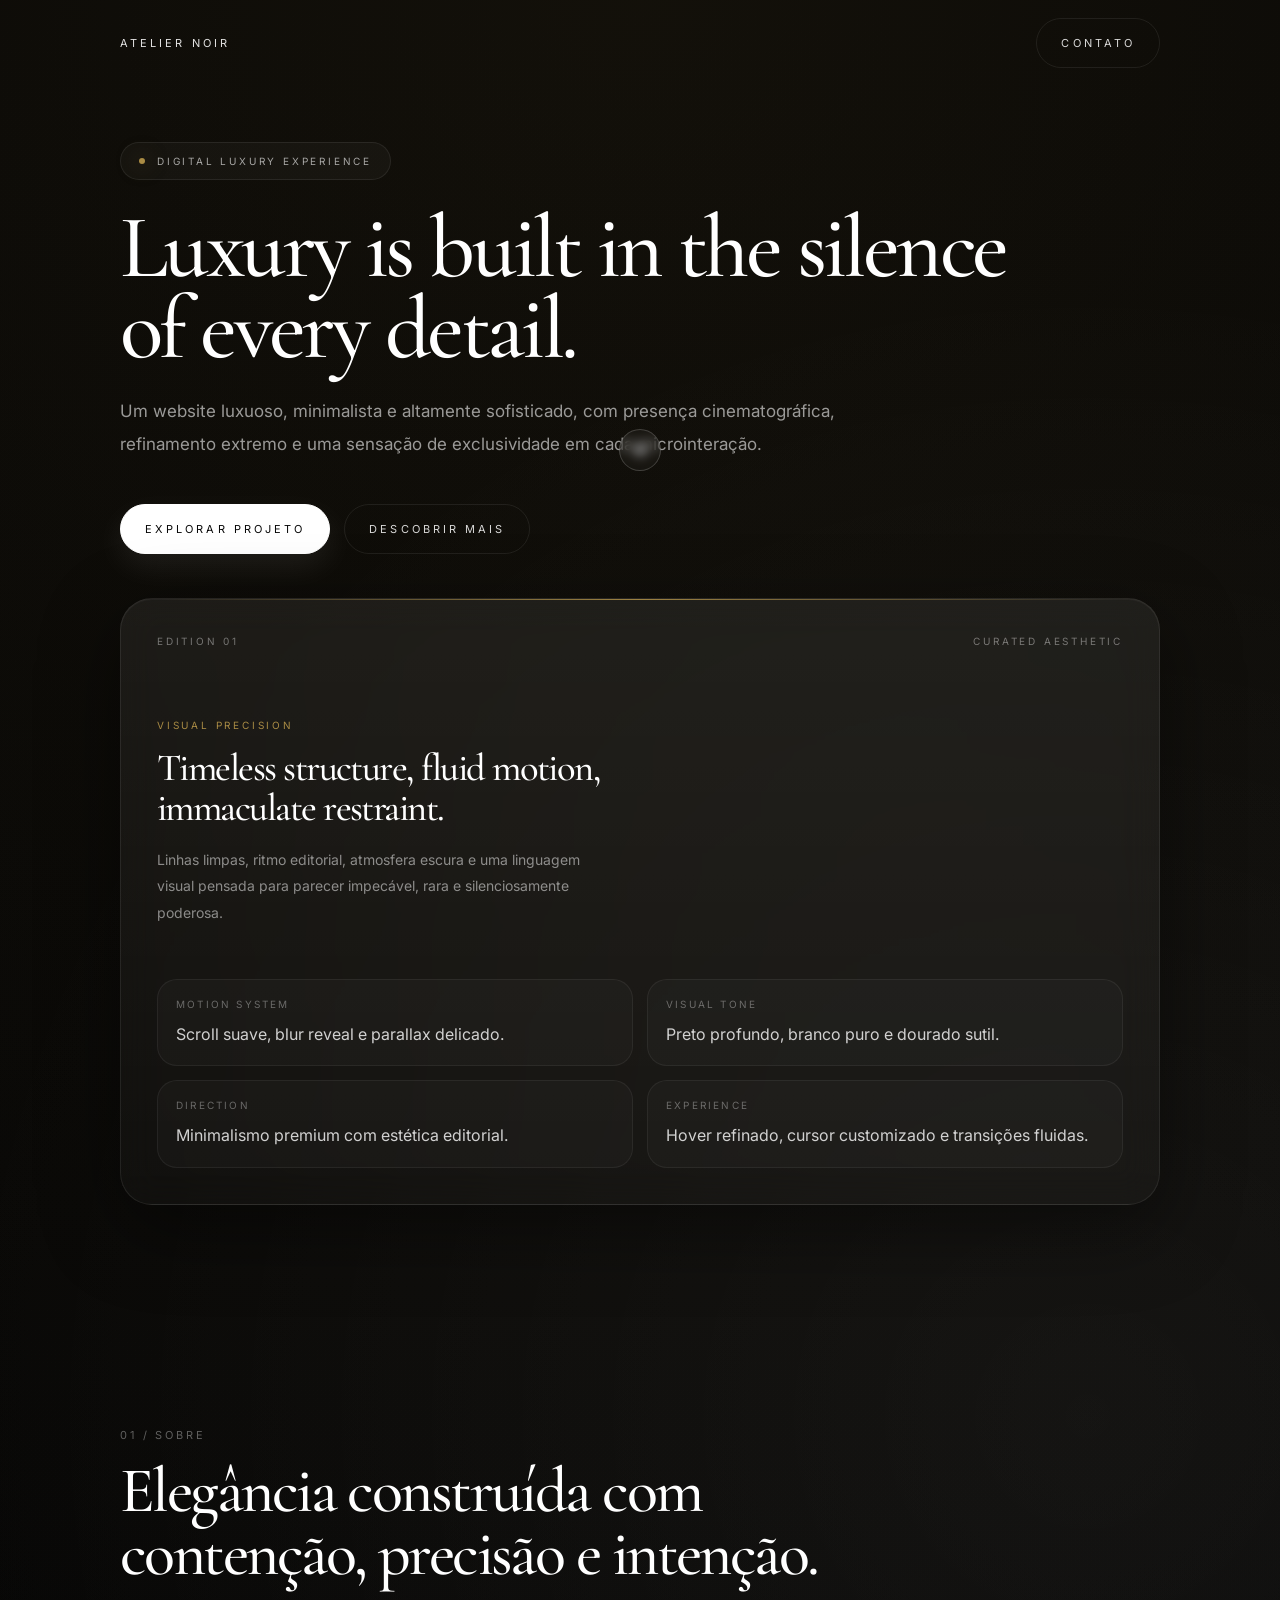
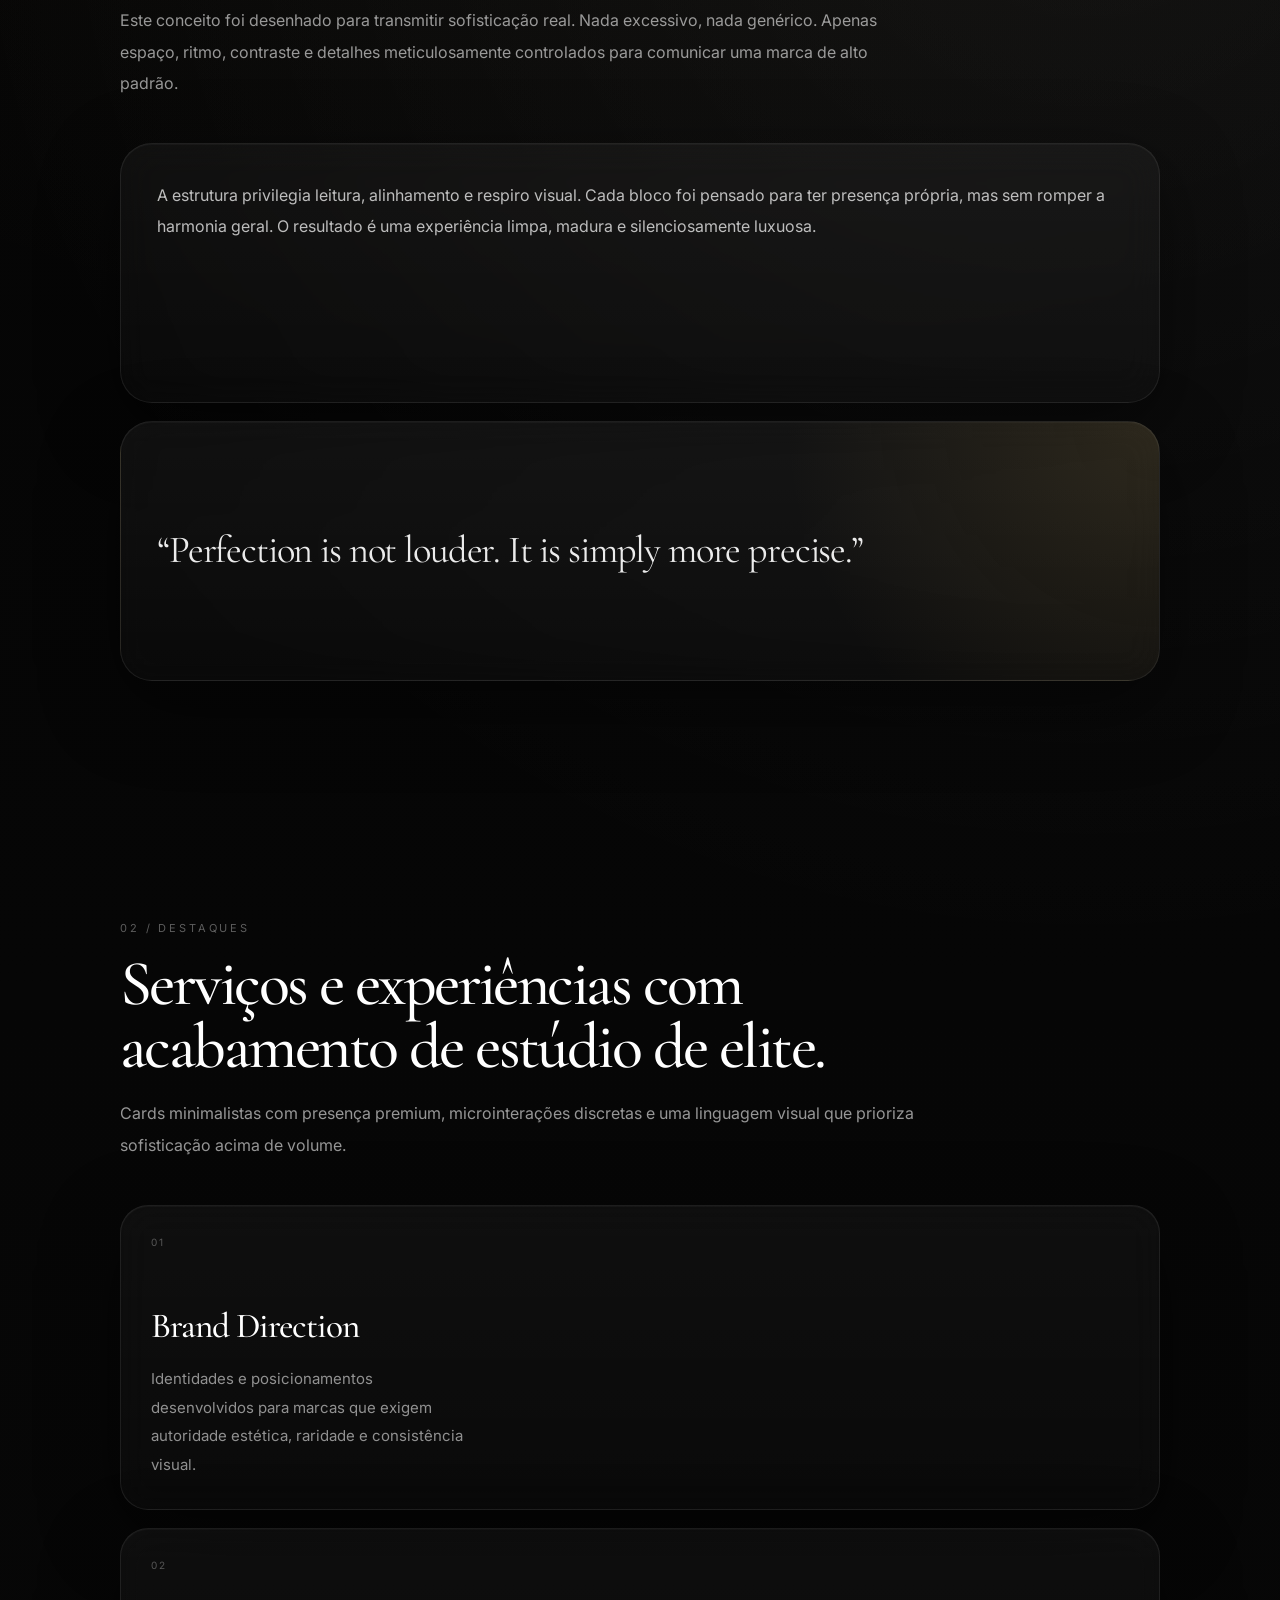
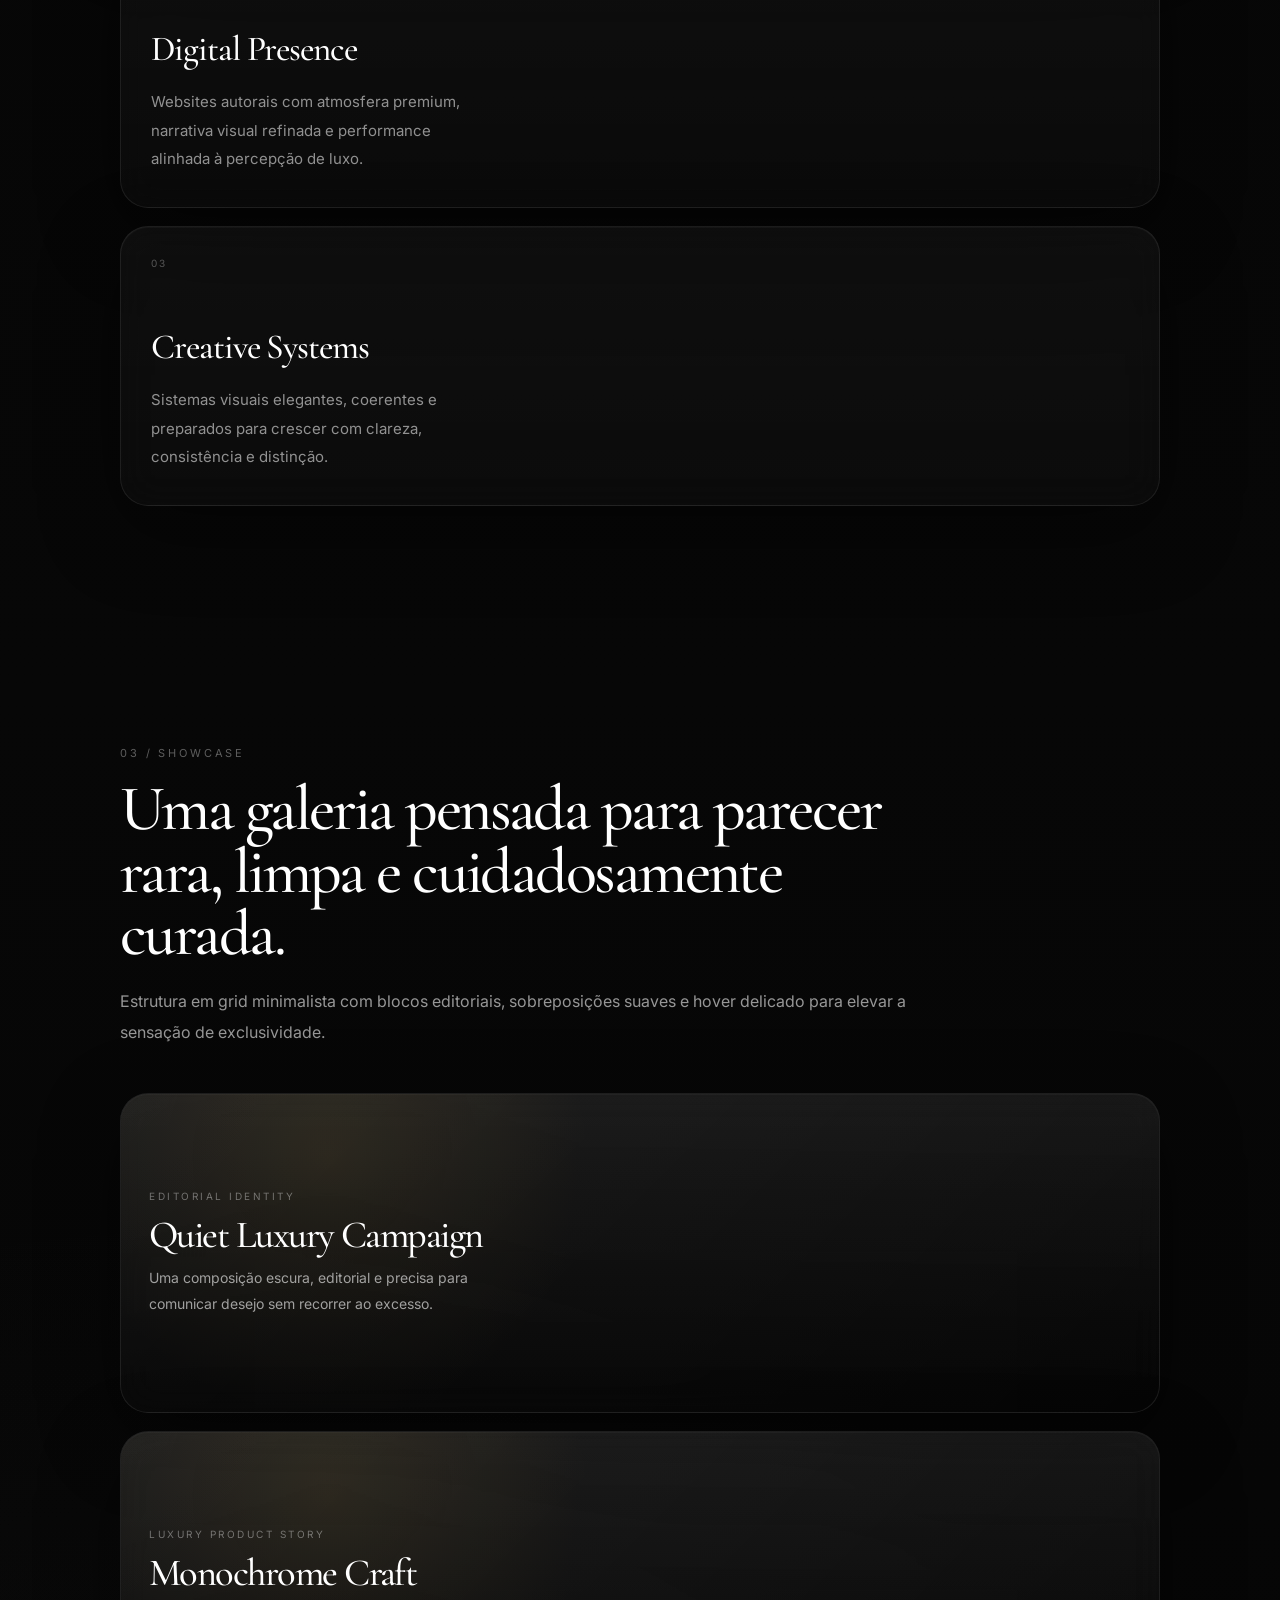
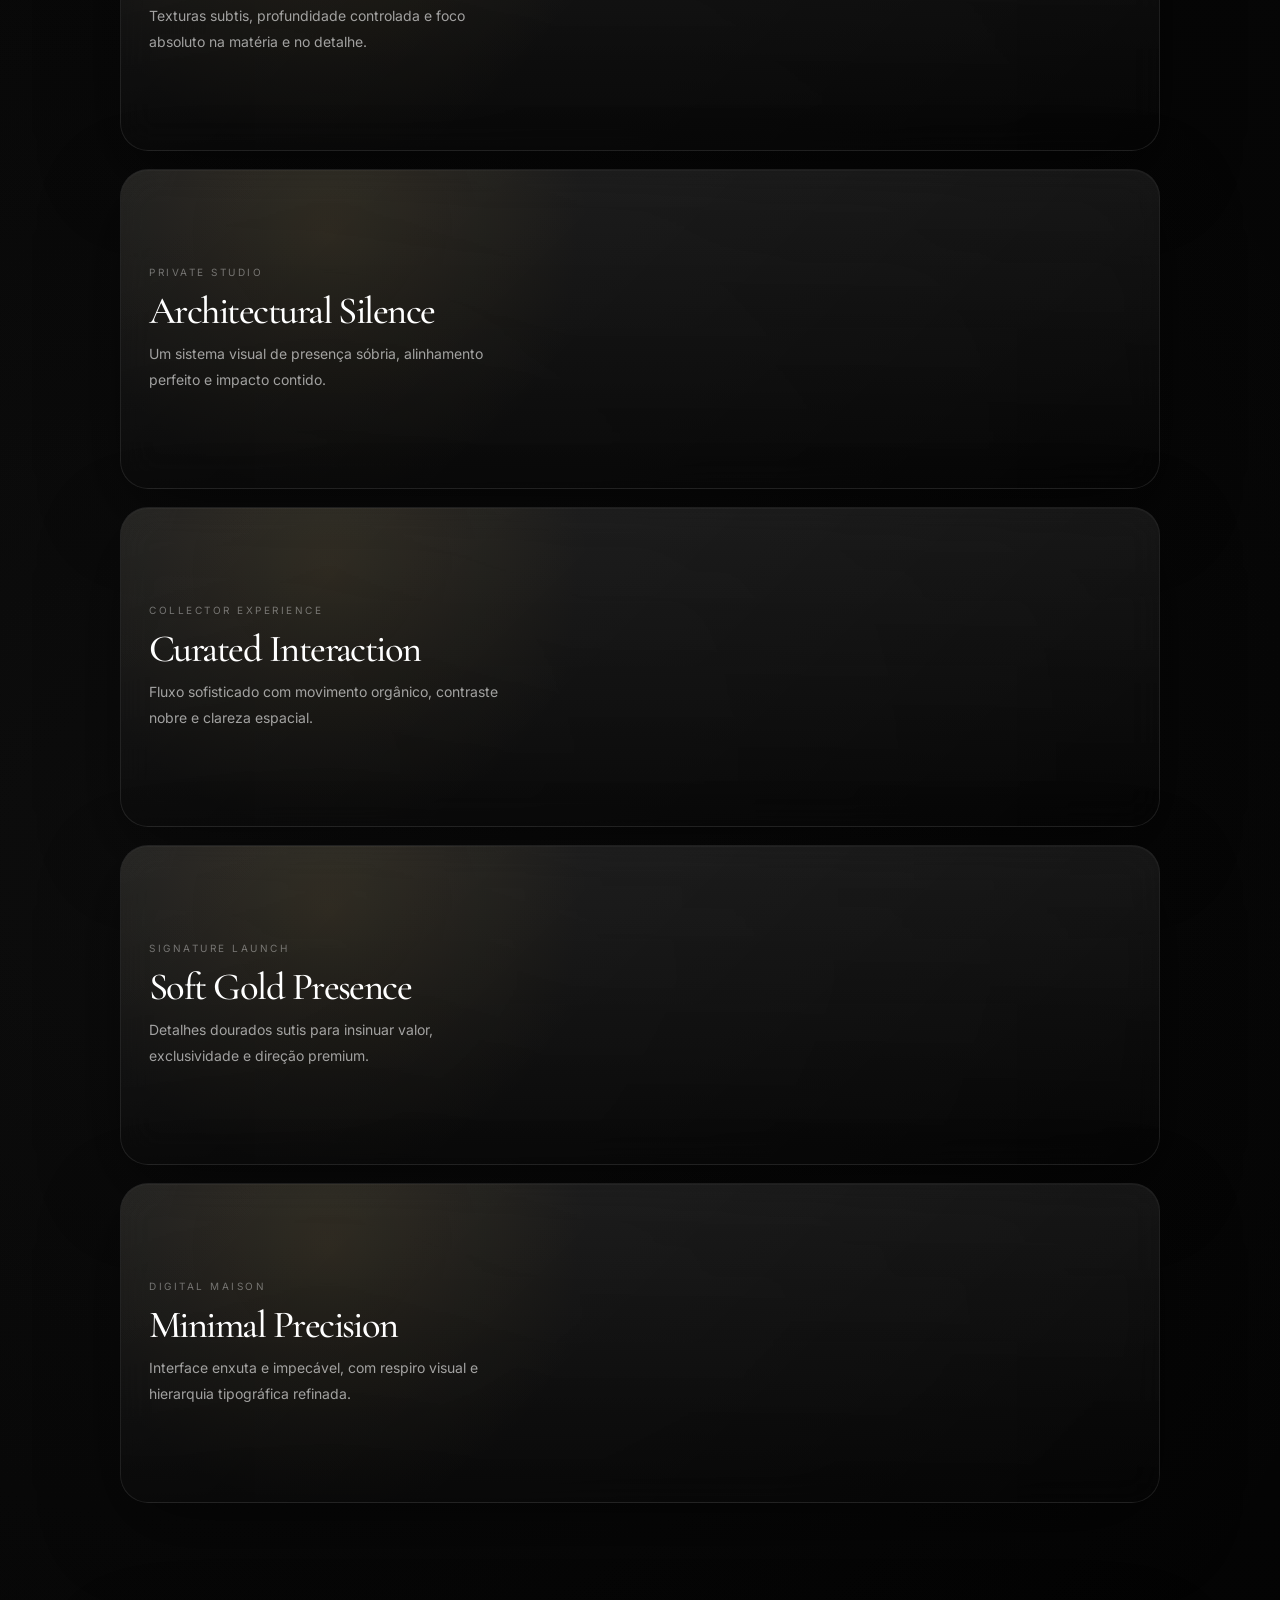
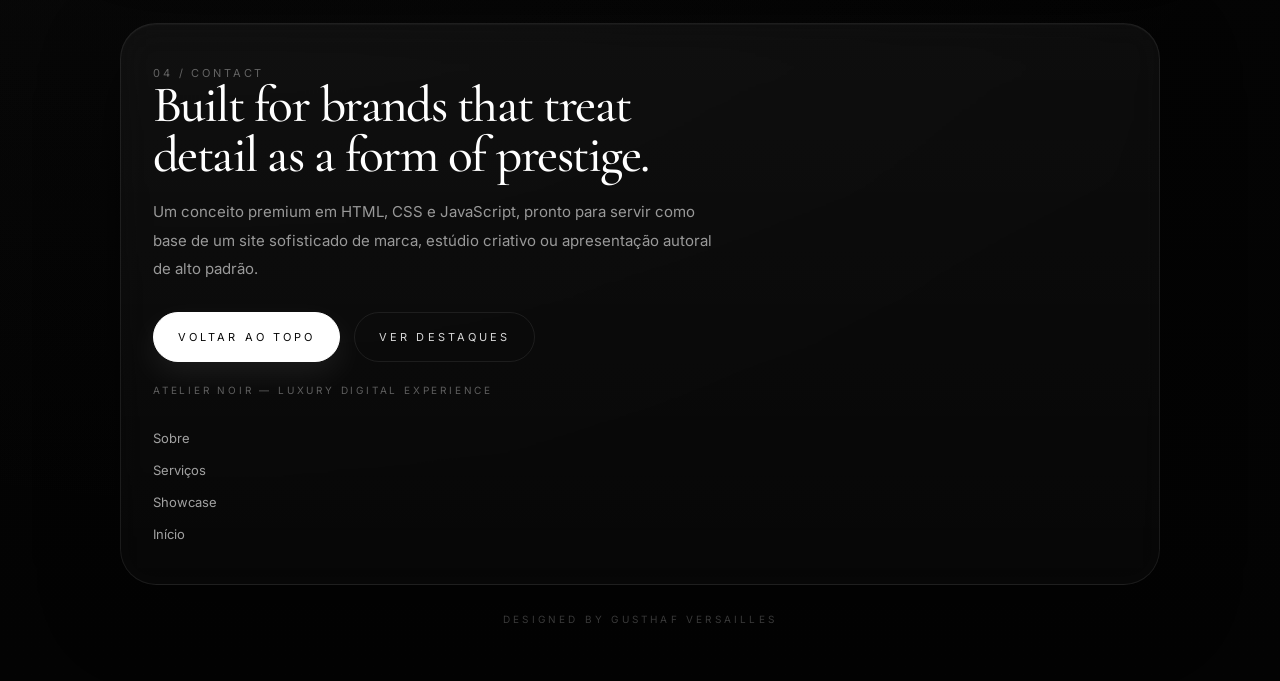
<file: index.html>
<!DOCTYPE html>
<!--
  Atelier Noir — Luxury Digital Experience
  Arquivo: index.html
  Função: estrutura HTML principal do site.
-->
<html lang="pt-BR">
<head>
  <meta charset="UTF-8" />
  <meta name="viewport" content="width=device-width, initial-scale=1.0" />
  <title>Atelier Noir — Luxury Digital Experience</title>
  <link rel="preconnect" href="https://fonts.googleapis.com">
  <link rel="preconnect" href="https://fonts.gstatic.com" crossorigin>
  <link href="https://fonts.googleapis.com/css2?family=Inter:wght@300;400;500;600&family=Cormorant+Garamond:wght@400;500;600&display=swap" rel="stylesheet">
  <!-- Estilos principais do projeto -->
  <link rel="stylesheet" href="style.css" />
</head>
<body>
  <div class="cursor"></div>
  <div class="cursor-follower"></div>

  <header class="site-header" id="siteHeader">
    <div class="container nav">
      <a href="#hero" class="brand magnetic">Atelier Noir</a>
      <nav class="nav-links">
        <a href="#about" class="magnetic">Sobre</a>
        <a href="#services" class="magnetic">Destaques</a>
        <a href="#showcase" class="magnetic">Showcase</a>
      </nav>
      <a href="#footer" class="button ghost magnetic">Contato</a>
    </div>
  </header>

  <main>
    <section class="hero" id="hero">
      <div class="container hero-grid">
        <div class="reveal">
          <span class="eyebrow">Digital Luxury Experience</span>
          <h1>Luxury is built in the silence of every detail.</h1>
          <p class="hero-copy">
            Um website luxuoso, minimalista e altamente sofisticado, com presença cinematográfica, refinamento extremo e uma sensação de exclusividade em cada microinteração.
          </p>
          <div class="hero-actions">
            <a href="#showcase" class="button primary magnetic">Explorar projeto</a>
            <a href="#about" class="button ghost magnetic">Descobrir mais</a>
          </div>
        </div>

        <div class="hero-panel reveal parallax" data-speed="0.08">
          <div class="panel-meta">
            <span>Edition 01</span>
            <span>Curated Aesthetic</span>
          </div>
          <div class="label">Visual Precision</div>
          <h2 class="panel-title">Timeless structure, fluid motion, immaculate restraint.</h2>
          <p class="panel-copy">
            Linhas limpas, ritmo editorial, atmosfera escura e uma linguagem visual pensada para parecer impecável, rara e silenciosamente poderosa.
          </p>

          <div class="metrics">
            <div class="metric">
              <span>Motion System</span>
              <strong>Scroll suave, blur reveal e parallax delicado.</strong>
            </div>
            <div class="metric">
              <span>Visual Tone</span>
              <strong>Preto profundo, branco puro e dourado sutil.</strong>
            </div>
            <div class="metric">
              <span>Direction</span>
              <strong>Minimalismo premium com estética editorial.</strong>
            </div>
            <div class="metric">
              <span>Experience</span>
              <strong>Hover refinado, cursor customizado e transições fluidas.</strong>
            </div>
          </div>
        </div>
      </div>
    </section>

    <section class="section" id="about">
      <div class="container">
        <div class="section-top reveal">
          <div class="section-index">01 / Sobre</div>
          <div>
            <h2>Elegância construída com contenção, precisão e intenção.</h2>
            <p class="section-copy">
              Este conceito foi desenhado para transmitir sofisticação real. Nada excessivo, nada genérico. Apenas espaço, ritmo, contraste e detalhes meticulosamente controlados para comunicar uma marca de alto padrão.
            </p>
          </div>
        </div>

        <div class="about-layout">
          <div class="editorial-card reveal parallax" data-speed="0.05">
            <p>
              A estrutura privilegia leitura, alinhamento e respiro visual. Cada bloco foi pensado para ter presença própria, mas sem romper a harmonia geral. O resultado é uma experiência limpa, madura e silenciosamente luxuosa.
            </p>
          </div>
          <div class="editorial-quote reveal">
            <p>“Perfection is not louder. It is simply more precise.”</p>
          </div>
        </div>
      </div>
    </section>

    <section class="section" id="services">
      <div class="container">
        <div class="section-top reveal">
          <div class="section-index">02 / Destaques</div>
          <div>
            <h2>Serviços e experiências com acabamento de estúdio de elite.</h2>
            <p class="section-copy">
              Cards minimalistas com presença premium, microinterações discretas e uma linguagem visual que prioriza sofisticação acima de volume.
            </p>
          </div>
        </div>

        <div class="services-grid">
          <article class="service-card reveal magnetic">
            <div class="service-number">01</div>
            <h3>Brand Direction</h3>
            <p>Identidades e posicionamentos desenvolvidos para marcas que exigem autoridade estética, raridade e consistência visual.</p>
          </article>

          <article class="service-card reveal magnetic delay-08">
            <div class="service-number">02</div>
            <h3>Digital Presence</h3>
            <p>Websites autorais com atmosfera premium, narrativa visual refinada e performance alinhada à percepção de luxo.</p>
          </article>

          <article class="service-card reveal magnetic delay-16">
            <div class="service-number">03</div>
            <h3>Creative Systems</h3>
            <p>Sistemas visuais elegantes, coerentes e preparados para crescer com clareza, consistência e distinção.</p>
          </article>
        </div>
      </div>
    </section>

    <section class="section" id="showcase">
      <div class="container">
        <div class="section-top reveal">
          <div class="section-index">03 / Showcase</div>
          <div>
            <h2>Uma galeria pensada para parecer rara, limpa e cuidadosamente curada.</h2>
            <p class="section-copy">
              Estrutura em grid minimalista com blocos editoriais, sobreposições suaves e hover delicado para elevar a sensação de exclusividade.
            </p>
          </div>
        </div>

        <div class="showcase-grid">
          <article class="showcase-item reveal magnetic parallax" data-speed="0.04">
            <div>
              <div class="showcase-meta">Editorial Identity</div>
              <h3 class="showcase-title">Quiet Luxury Campaign</h3>
              <p class="showcase-desc">Uma composição escura, editorial e precisa para comunicar desejo sem recorrer ao excesso.</p>
            </div>
          </article>

          <article class="showcase-item reveal magnetic delay-06">
            <div>
              <div class="showcase-meta">Luxury Product Story</div>
              <h3 class="showcase-title">Monochrome Craft</h3>
              <p class="showcase-desc">Texturas subtis, profundidade controlada e foco absoluto na matéria e no detalhe.</p>
            </div>
          </article>

          <article class="showcase-item reveal magnetic delay-12">
            <div>
              <div class="showcase-meta">Private Studio</div>
              <h3 class="showcase-title">Architectural Silence</h3>
              <p class="showcase-desc">Um sistema visual de presença sóbria, alinhamento perfeito e impacto contido.</p>
            </div>
          </article>

          <article class="showcase-item reveal magnetic parallax" data-speed="0.06">
            <div>
              <div class="showcase-meta">Collector Experience</div>
              <h3 class="showcase-title">Curated Interaction</h3>
              <p class="showcase-desc">Fluxo sofisticado com movimento orgânico, contraste nobre e clareza espacial.</p>
            </div>
          </article>

          <article class="showcase-item reveal magnetic delay-08">
            <div>
              <div class="showcase-meta">Signature Launch</div>
              <h3 class="showcase-title">Soft Gold Presence</h3>
              <p class="showcase-desc">Detalhes dourados sutis para insinuar valor, exclusividade e direção premium.</p>
            </div>
          </article>

          <article class="showcase-item reveal magnetic delay-14">
            <div>
              <div class="showcase-meta">Digital Maison</div>
              <h3 class="showcase-title">Minimal Precision</h3>
              <p class="showcase-desc">Interface enxuta e impecável, com respiro visual e hierarquia tipográfica refinada.</p>
            </div>
          </article>
        </div>
      </div>
    </section>
  </main>

  <footer class="footer" id="footer">
    <div class="container">
      <div class="footer-grid reveal">
        <div>
          <div class="section-index">04 / Contact</div>
          <h3>Built for brands that treat detail as a form of prestige.</h3>
          <p>
            Um conceito premium em HTML, CSS e JavaScript, pronto para servir como base de um site sofisticado de marca, estúdio criativo ou apresentação autoral de alto padrão.
          </p>
          <div class="footer-actions">
            <a href="#hero" class="button primary magnetic">Voltar ao topo</a>
            <a href="#services" class="button ghost magnetic">Ver destaques</a>
          </div>
          <div class="footer-meta">Atelier Noir — Luxury Digital Experience</div>
        </div>

        <div class="footer-links">
          <a href="#about" class="social-link magnetic">Sobre</a>
          <a href="#services" class="social-link magnetic">Serviços</a>
          <a href="#showcase" class="social-link magnetic">Showcase</a>
          <a href="#hero" class="social-link magnetic">Início</a>
        </div>
      </div>
      <!-- Assinatura do designer -->
      <a href="https://gusthaf-versailles.vercel.app/" target="_blank" class="designer-signature">
        Designed by Gusthaf Versailles
      </a>
    </div>
  </footer>

  <!-- Scripts principais do projeto -->
  <script src="script.js"></script>
</body>
</html>
</file>
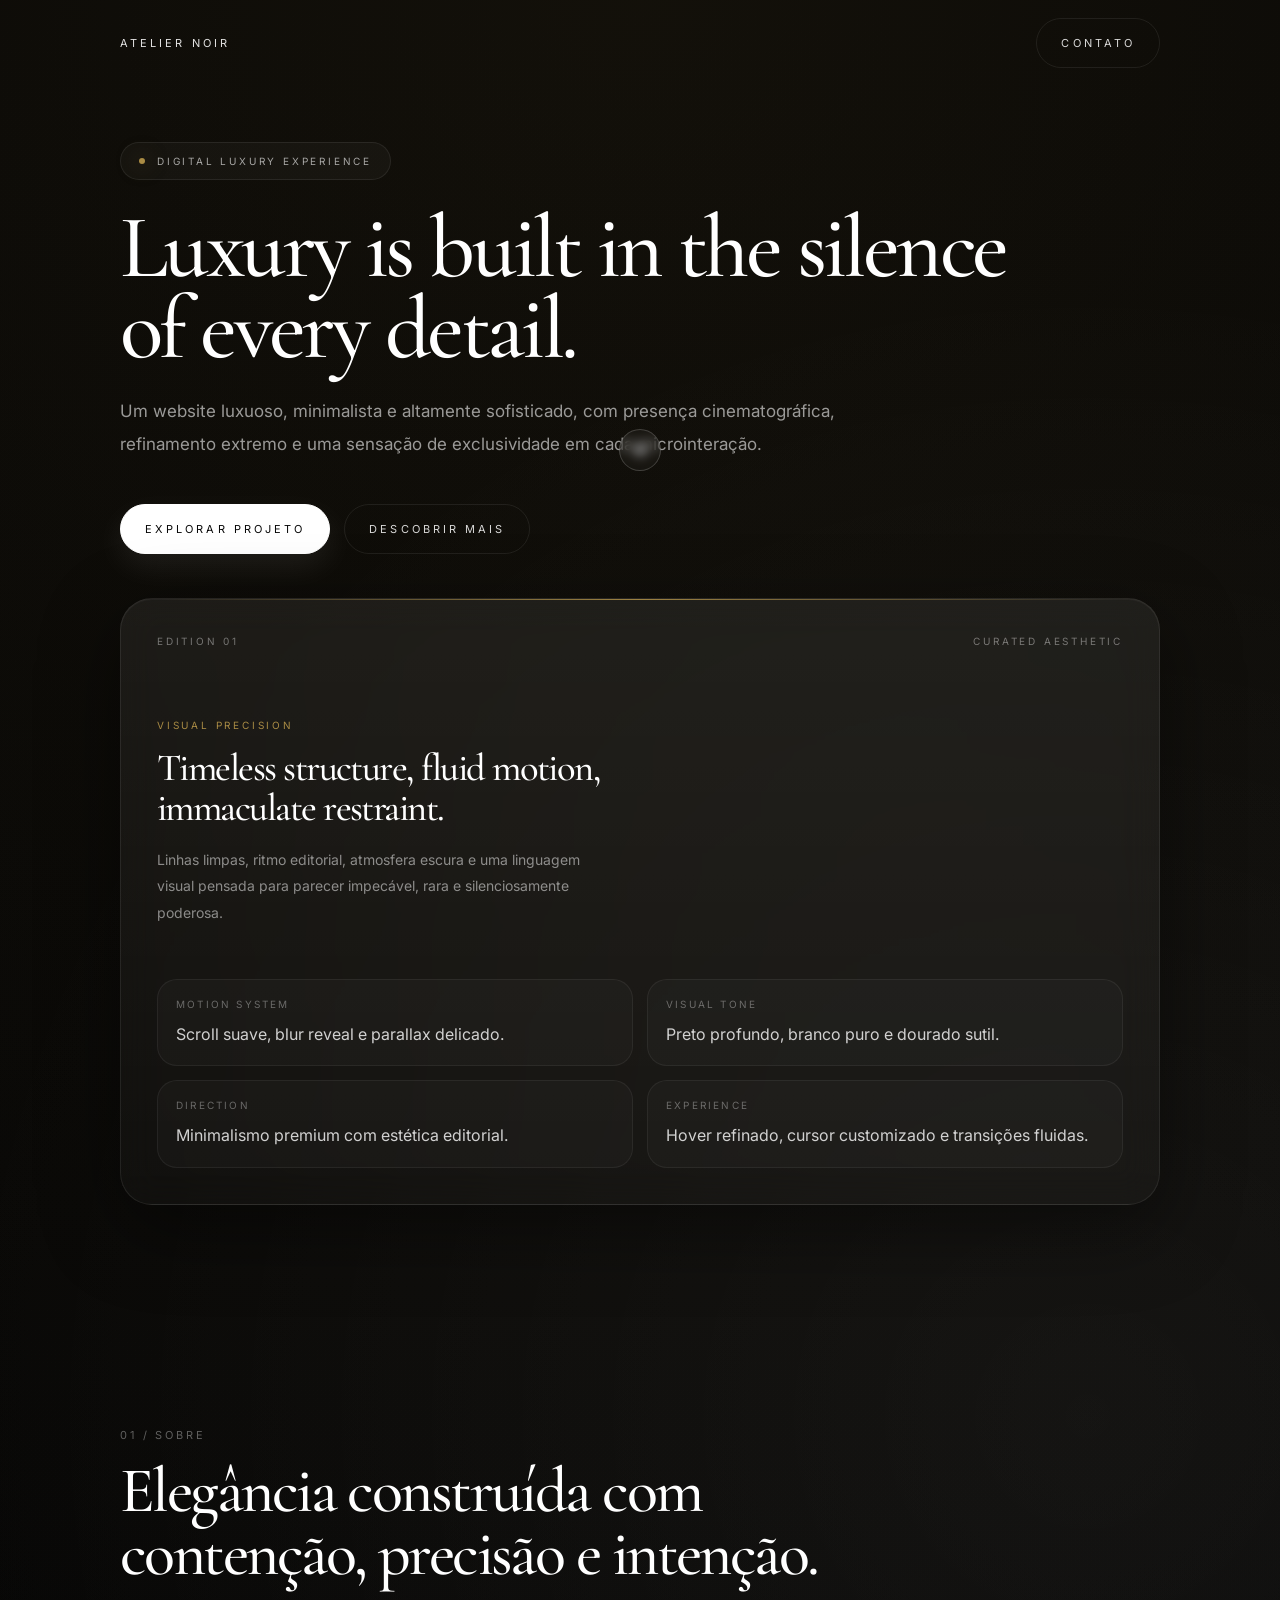
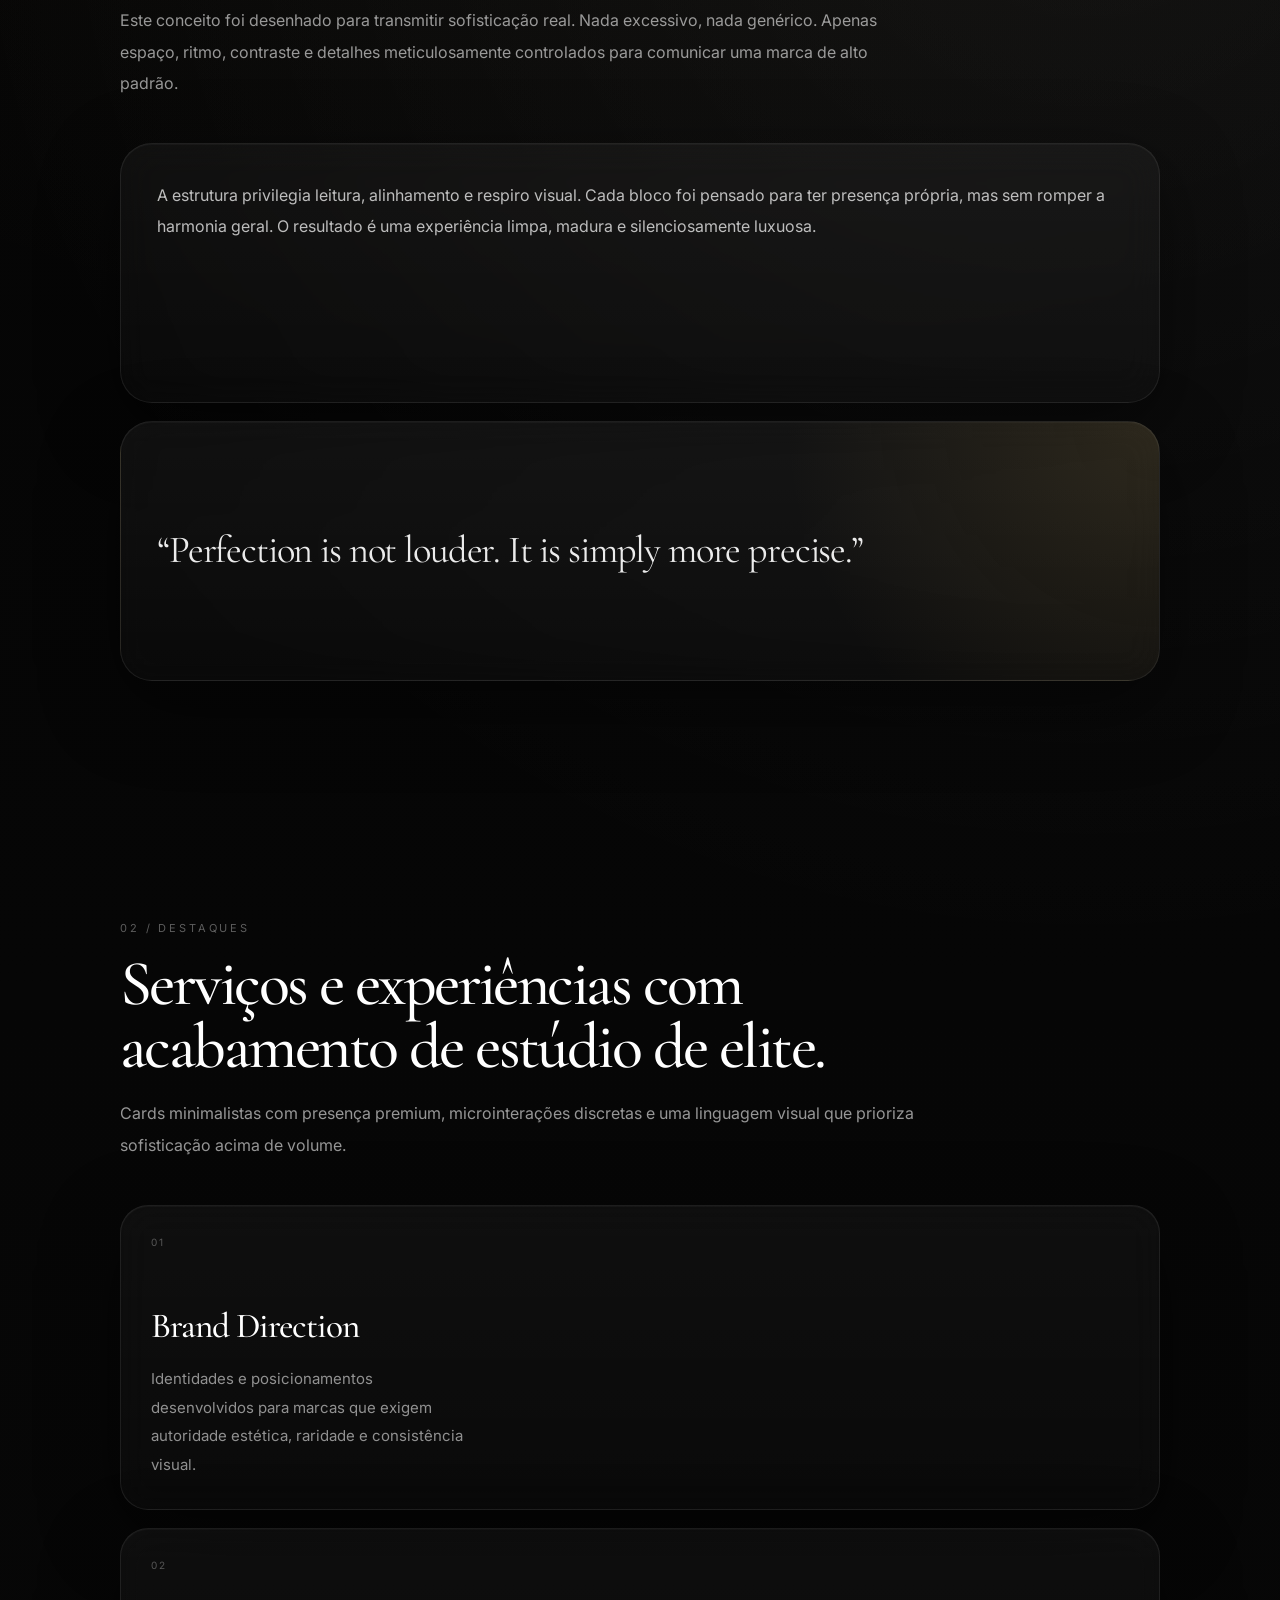
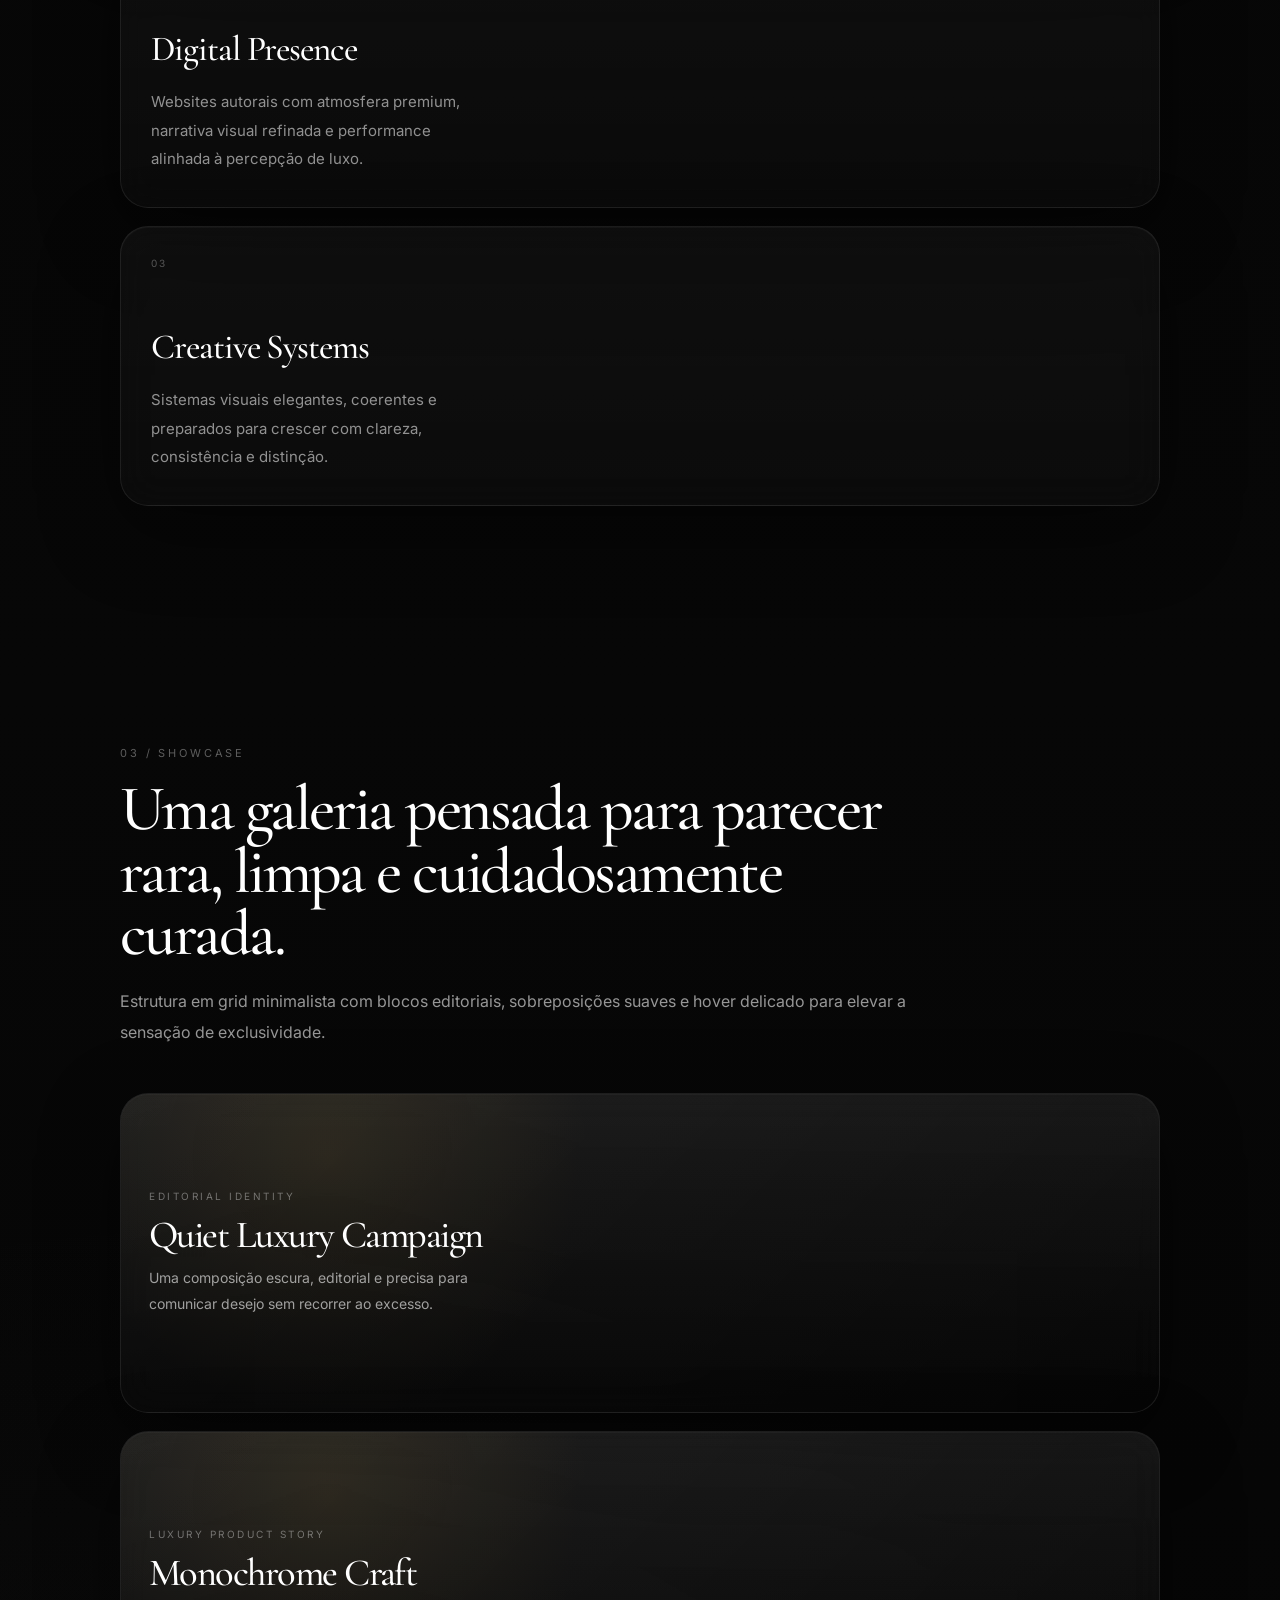
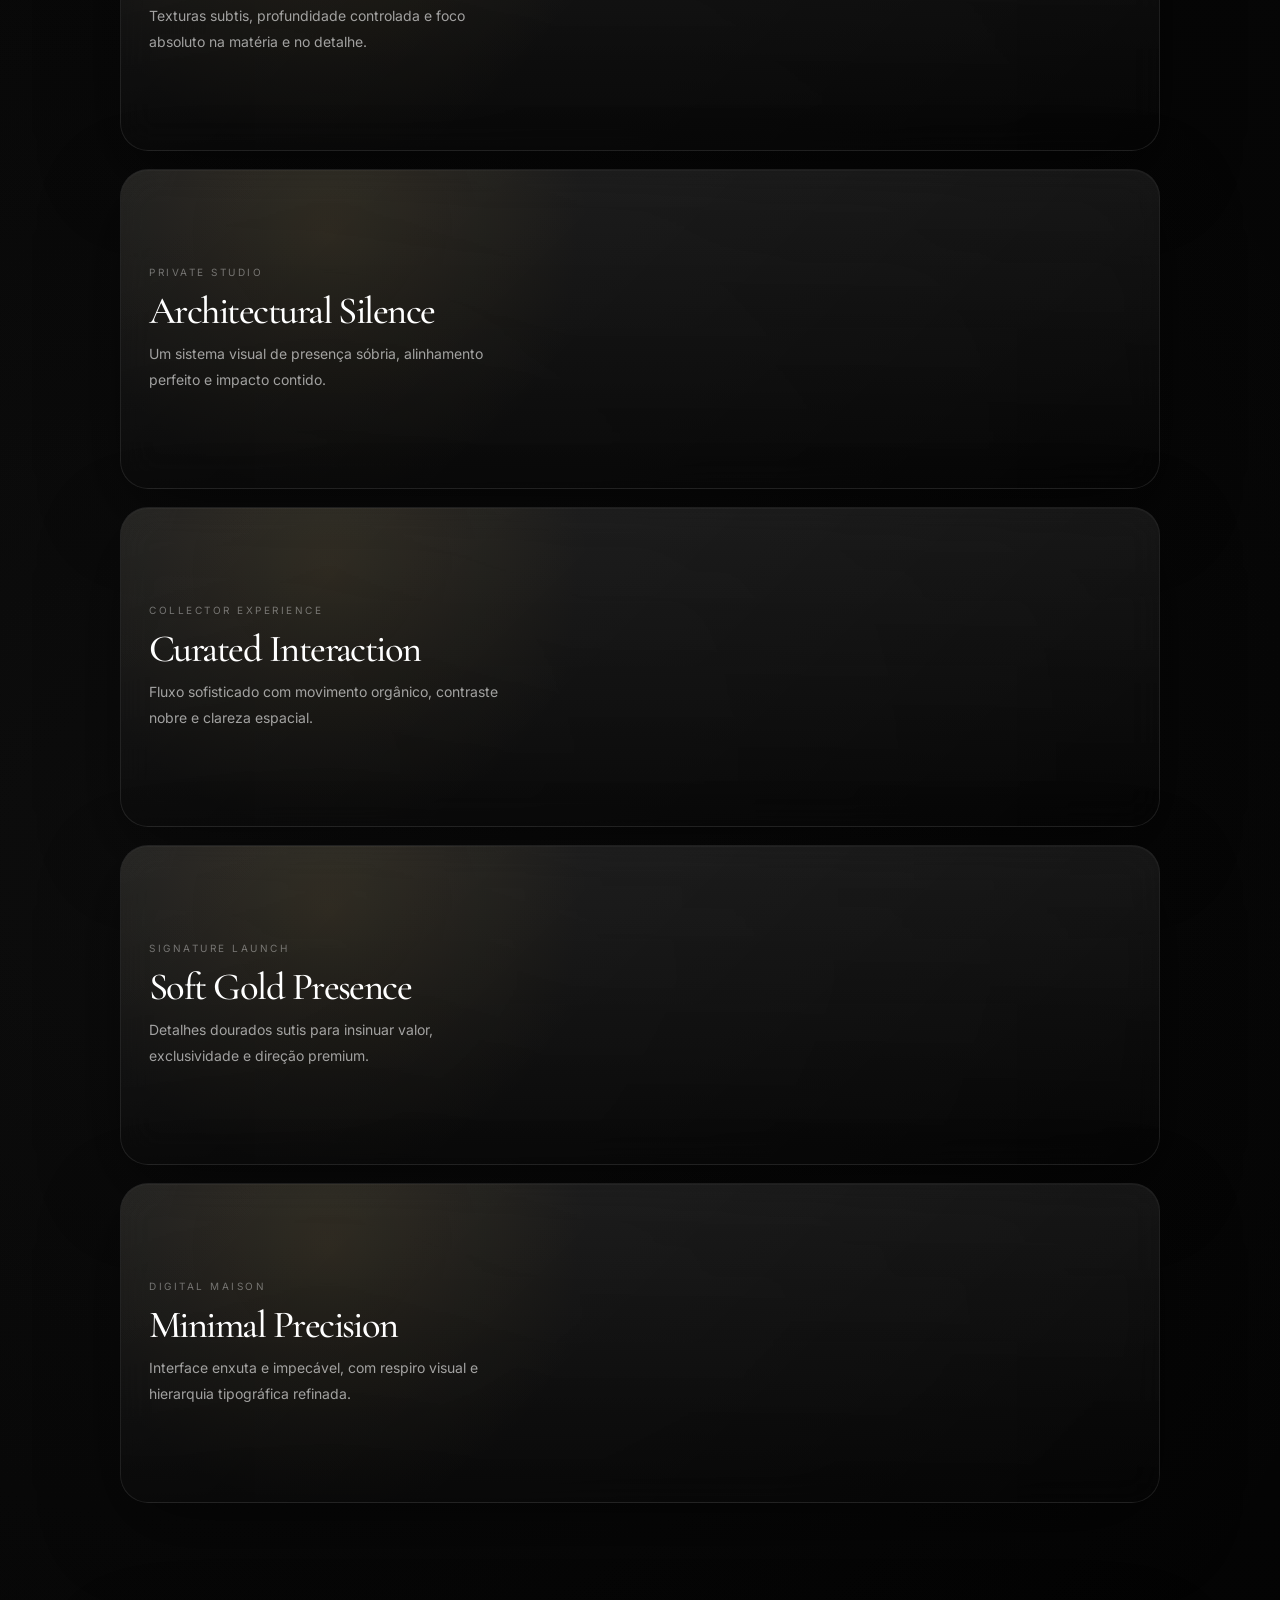
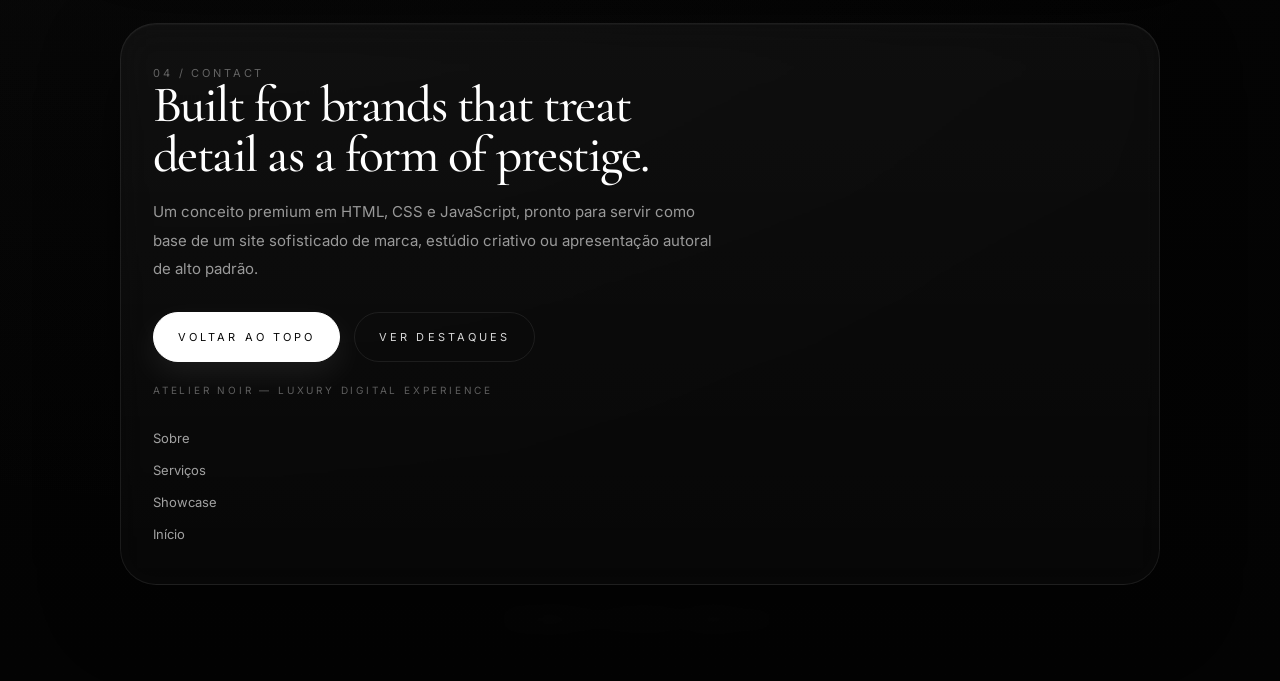
<file: index 2.html>
<!DOCTYPE html>
<!--
  Atelier Noir — Luxury Digital Experience
  Arquivo: index.html
  Função: estrutura HTML principal do site.
-->
<html lang="pt-BR">
<head>
  <meta charset="UTF-8" />
  <meta name="viewport" content="width=device-width, initial-scale=1.0" />
  <title>Atelier Noir — Luxury Digital Experience</title>
  <link rel="preconnect" href="https://fonts.googleapis.com">
  <link rel="preconnect" href="https://fonts.gstatic.com" crossorigin>
  <link href="https://fonts.googleapis.com/css2?family=Inter:wght@300;400;500;600&family=Cormorant+Garamond:wght@400;500;600&display=swap" rel="stylesheet">
  <!-- Estilos principais do projeto -->
  <link rel="stylesheet" href="style.css" />
</head>
<body>
  <div class="cursor"></div>
  <div class="cursor-follower"></div>

  <header class="site-header" id="siteHeader">
    <div class="container nav">
      <a href="#hero" class="brand magnetic">Atelier Noir</a>
      <nav class="nav-links">
        <a href="#about" class="magnetic">Sobre</a>
        <a href="#services" class="magnetic">Destaques</a>
        <a href="#showcase" class="magnetic">Showcase</a>
      </nav>
      <a href="#footer" class="button ghost magnetic">Contato</a>
    </div>
  </header>

  <main>
    <section class="hero" id="hero">
      <div class="container hero-grid">
        <div class="reveal">
          <span class="eyebrow">Digital Luxury Experience</span>
          <h1>Luxury is built in the silence of every detail.</h1>
          <p class="hero-copy">
            Um website luxuoso, minimalista e altamente sofisticado, com presença cinematográfica, refinamento extremo e uma sensação de exclusividade em cada microinteração.
          </p>
          <div class="hero-actions">
            <a href="#showcase" class="button primary magnetic">Explorar projeto</a>
            <a href="#about" class="button ghost magnetic">Descobrir mais</a>
          </div>
        </div>

        <div class="hero-panel reveal parallax" data-speed="0.08">
          <div class="panel-meta">
            <span>Edition 01</span>
            <span>Curated Aesthetic</span>
          </div>
          <div class="label">Visual Precision</div>
          <h2 class="panel-title">Timeless structure, fluid motion, immaculate restraint.</h2>
          <p class="panel-copy">
            Linhas limpas, ritmo editorial, atmosfera escura e uma linguagem visual pensada para parecer impecável, rara e silenciosamente poderosa.
          </p>

          <div class="metrics">
            <div class="metric">
              <span>Motion System</span>
              <strong>Scroll suave, blur reveal e parallax delicado.</strong>
            </div>
            <div class="metric">
              <span>Visual Tone</span>
              <strong>Preto profundo, branco puro e dourado sutil.</strong>
            </div>
            <div class="metric">
              <span>Direction</span>
              <strong>Minimalismo premium com estética editorial.</strong>
            </div>
            <div class="metric">
              <span>Experience</span>
              <strong>Hover refinado, cursor customizado e transições fluidas.</strong>
            </div>
          </div>
        </div>
      </div>
    </section>

    <section class="section" id="about">
      <div class="container">
        <div class="section-top reveal">
          <div class="section-index">01 / Sobre</div>
          <div>
            <h2>Elegância construída com contenção, precisão e intenção.</h2>
            <p class="section-copy">
              Este conceito foi desenhado para transmitir sofisticação real. Nada excessivo, nada genérico. Apenas espaço, ritmo, contraste e detalhes meticulosamente controlados para comunicar uma marca de alto padrão.
            </p>
          </div>
        </div>

        <div class="about-layout">
          <div class="editorial-card reveal parallax" data-speed="0.05">
            <p>
              A estrutura privilegia leitura, alinhamento e respiro visual. Cada bloco foi pensado para ter presença própria, mas sem romper a harmonia geral. O resultado é uma experiência limpa, madura e silenciosamente luxuosa.
            </p>
          </div>
          <div class="editorial-quote reveal">
            <p>“Perfection is not louder. It is simply more precise.”</p>
          </div>
        </div>
      </div>
    </section>

    <section class="section" id="services">
      <div class="container">
        <div class="section-top reveal">
          <div class="section-index">02 / Destaques</div>
          <div>
            <h2>Serviços e experiências com acabamento de estúdio de elite.</h2>
            <p class="section-copy">
              Cards minimalistas com presença premium, microinterações discretas e uma linguagem visual que prioriza sofisticação acima de volume.
            </p>
          </div>
        </div>

        <div class="services-grid">
          <article class="service-card reveal magnetic">
            <div class="service-number">01</div>
            <h3>Brand Direction</h3>
            <p>Identidades e posicionamentos desenvolvidos para marcas que exigem autoridade estética, raridade e consistência visual.</p>
          </article>

          <article class="service-card reveal magnetic delay-08">
            <div class="service-number">02</div>
            <h3>Digital Presence</h3>
            <p>Websites autorais com atmosfera premium, narrativa visual refinada e performance alinhada à percepção de luxo.</p>
          </article>

          <article class="service-card reveal magnetic delay-16">
            <div class="service-number">03</div>
            <h3>Creative Systems</h3>
            <p>Sistemas visuais elegantes, coerentes e preparados para crescer com clareza, consistência e distinção.</p>
          </article>
        </div>
      </div>
    </section>

    <section class="section" id="showcase">
      <div class="container">
        <div class="section-top reveal">
          <div class="section-index">03 / Showcase</div>
          <div>
            <h2>Uma galeria pensada para parecer rara, limpa e cuidadosamente curada.</h2>
            <p class="section-copy">
              Estrutura em grid minimalista com blocos editoriais, sobreposições suaves e hover delicado para elevar a sensação de exclusividade.
            </p>
          </div>
        </div>

        <div class="showcase-grid">
          <article class="showcase-item reveal magnetic parallax" data-speed="0.04">
            <div>
              <div class="showcase-meta">Editorial Identity</div>
              <h3 class="showcase-title">Quiet Luxury Campaign</h3>
              <p class="showcase-desc">Uma composição escura, editorial e precisa para comunicar desejo sem recorrer ao excesso.</p>
            </div>
          </article>

          <article class="showcase-item reveal magnetic delay-06">
            <div>
              <div class="showcase-meta">Luxury Product Story</div>
              <h3 class="showcase-title">Monochrome Craft</h3>
              <p class="showcase-desc">Texturas subtis, profundidade controlada e foco absoluto na matéria e no detalhe.</p>
            </div>
          </article>

          <article class="showcase-item reveal magnetic delay-12">
            <div>
              <div class="showcase-meta">Private Studio</div>
              <h3 class="showcase-title">Architectural Silence</h3>
              <p class="showcase-desc">Um sistema visual de presença sóbria, alinhamento perfeito e impacto contido.</p>
            </div>
          </article>

          <article class="showcase-item reveal magnetic parallax" data-speed="0.06">
            <div>
              <div class="showcase-meta">Collector Experience</div>
              <h3 class="showcase-title">Curated Interaction</h3>
              <p class="showcase-desc">Fluxo sofisticado com movimento orgânico, contraste nobre e clareza espacial.</p>
            </div>
          </article>

          <article class="showcase-item reveal magnetic delay-08">
            <div>
              <div class="showcase-meta">Signature Launch</div>
              <h3 class="showcase-title">Soft Gold Presence</h3>
              <p class="showcase-desc">Detalhes dourados sutis para insinuar valor, exclusividade e direção premium.</p>
            </div>
          </article>

          <article class="showcase-item reveal magnetic delay-14">
            <div>
              <div class="showcase-meta">Digital Maison</div>
              <h3 class="showcase-title">Minimal Precision</h3>
              <p class="showcase-desc">Interface enxuta e impecável, com respiro visual e hierarquia tipográfica refinada.</p>
            </div>
          </article>
        </div>
      </div>
    </section>
  </main>

  <footer class="footer" id="footer">
    <div class="container">
      <div class="footer-grid reveal">
        <div>
          <div class="section-index">04 / Contact</div>
          <h3>Built for brands that treat detail as a form of prestige.</h3>
          <p>
            Um conceito premium em HTML, CSS e JavaScript, pronto para servir como base de um site sofisticado de marca, estúdio criativo ou apresentação autoral de alto padrão.
          </p>
          <div class="footer-actions">
            <a href="#hero" class="button primary magnetic">Voltar ao topo</a>
            <a href="#services" class="button ghost magnetic">Ver destaques</a>
          </div>
          <div class="footer-meta">Atelier Noir — Luxury Digital Experience</div>
        </div>

        <div class="footer-links">
          <a href="#about" class="social-link magnetic">Sobre</a>
          <a href="#services" class="social-link magnetic">Serviços</a>
          <a href="#showcase" class="social-link magnetic">Showcase</a>
          <a href="#hero" class="social-link magnetic">Início</a>
        </div>
      </div>
    
    <!-- ===================================================== -->
    <!-- Crédito do designer (fora do card, mais elegante)     -->
    <!-- ===================================================== -->
    <a href="https://gusthaf-versailles.vercel.app/" target="_blank" class="designer-signature reveal">
      Designed by Gusthaf Versailles
    </a>

  </div>
</footer>

  <!-- Scripts principais do projeto -->
  <script src="script.js"></script>
</body>
</html>
</file>
<file: style.css>
/* =========================================================
   Atelier Noir — Luxury Digital Experience
   Arquivo: style.css
   Função: estilos visuais, responsividade, animações e layout.
   ========================================================= */

:root {
  --bg: #050505;
  --bg-soft: #0a0a0a;
  --panel: rgba(255, 255, 255, 0.04);
  --panel-strong: rgba(255, 255, 255, 0.06);
  --text: #ffffff;
  --muted: rgba(255, 255, 255, 0.58);
  --soft: rgba(255, 255, 255, 0.18);
  --line: rgba(255, 255, 255, 0.08);
  --gold: #aa8c45;
  --gold-soft: rgba(170, 140, 69, 0.22);
  --graphite: #1a1a1a;
  --radius-xl: 32px;
  --radius-lg: 24px;
  --radius-md: 18px;
  --shadow: 0 24px 80px rgba(0, 0, 0, 0.45);
  --container: 1280px;
}

/* Reset global e box sizing. */
* {
  margin: 0;
  padding: 0;
  box-sizing: border-box;
}

/* Rolagem suave para links internos. */
html {
  scroll-behavior: smooth;
}

/* Base visual da página: fundo, tipografia e cursor customizado. */
body {
  font-family: 'Inter', sans-serif;
  background:
    radial-gradient(circle at 50% 0%, rgba(170, 140, 69, 0.09), transparent 28%),
    radial-gradient(circle at 85% 20%, rgba(255, 255, 255, 0.05), transparent 20%),
    radial-gradient(circle at 15% 80%, rgba(120, 120, 120, 0.07), transparent 22%),
    linear-gradient(180deg, #040404 0%, #070707 55%, #030303 100%);
  color: var(--text);
  min-height: 100vh;
  overflow-x: hidden;
  cursor: none;
}

body::before {
  content: "";
  position: fixed;
  inset: 0;
  pointer-events: none;
  opacity: 0.045;
  background-image: radial-gradient(rgba(255,255,255,0.8) 0.45px, transparent 0.45px);
  background-size: 8px 8px;
  mask-image: linear-gradient(to bottom, rgba(0,0,0,0.9), rgba(0,0,0,0.25));
  z-index: 1;
}

a {
  color: inherit;
  text-decoration: none;
}

img {
  max-width: 100%;
  display: block;
}

/* Cursor customizado usado em telas sem toque. */
.cursor,
.cursor-follower {
  position: fixed;
  top: 0;
  left: 0;
  pointer-events: none;
  z-index: 9999;
  border-radius: 50%;
  transform: translate(-50%, -50%);
  transition: opacity 0.3s ease;
}

.cursor {
  width: 9px;
  height: 9px;
  background: rgba(255,255,255,0.95);
  mix-blend-mode: difference;
}

.cursor-follower {
  width: 42px;
  height: 42px;
  border: 1px solid rgba(255,255,255,0.18);
  background: rgba(255,255,255,0.03);
  backdrop-filter: blur(6px);
}

/* Container central para manter o conteúdo alinhado. */
.container {
  width: min(calc(100% - 48px), var(--container));
  margin: 0 auto;
  position: relative;
  z-index: 2;
}

/* Header fixo e navegação principal. */
.site-header {
  position: fixed;
  top: 0;
  left: 0;
  width: 100%;
  z-index: 1000;
  border-bottom: 1px solid transparent;
  transition: background 0.5s ease, border-color 0.5s ease, backdrop-filter 0.5s ease, transform 0.5s ease;
}

.site-header.scrolled {
  background: rgba(0, 0, 0, 0.36);
  border-color: rgba(255,255,255,0.06);
  backdrop-filter: blur(18px);
}

.nav {
  display: flex;
  align-items: center;
  justify-content: space-between;
  min-height: 84px;
  gap: 20px;
}

.brand,
.eyebrow,
.label,
.button,
.footer-meta,
.nav-links a {
  text-transform: uppercase;
  letter-spacing: 0.28em;
}

.brand {
  font-size: 11px;
  color: rgba(255,255,255,0.88);
  white-space: nowrap;
}

.nav-links {
  display: flex;
  gap: 34px;
  font-size: 12px;
  color: rgba(255,255,255,0.58);
}

.nav-links a,
.button,
.showcase-item,
.service-card,
.social-link {
  transition: transform 0.5s cubic-bezier(.19,1,.22,1), color 0.4s ease, border-color 0.4s ease, background 0.4s ease, box-shadow 0.5s ease, opacity 0.4s ease;
}

.nav-links a:hover,
.social-link:hover {
  color: rgba(255,255,255,1);
}

/* Botões reutilizáveis do site. */
.button {
  display: inline-flex;
  align-items: center;
  justify-content: center;
  gap: 12px;
  min-height: 50px;
  padding: 0 24px;
  border-radius: 999px;
  border: 1px solid var(--line);
  font-size: 11px;
  color: rgba(255,255,255,0.84);
  background: transparent;
}

.button:hover {
  transform: translateY(-2px);
  border-color: rgba(255,255,255,0.18);
}

.button.primary {
  background: #ffffff;
  color: #080808;
  border-color: #ffffff;
  box-shadow: 0 12px 32px rgba(255,255,255,0.08);
}

.button.primary:hover {
  box-shadow: 0 18px 40px rgba(255,255,255,0.12);
}

.button.ghost:hover {
  border-color: rgba(170, 140, 69, 0.45);
  color: #ffffff;
}

/* Seção hero: primeira dobra do site. */
.hero {
  min-height: 100vh;
  display: flex;
  align-items: center;
  padding: 120px 0 60px;
}

.hero-grid {
  display: grid;
  grid-template-columns: 1.15fr 0.85fr;
  gap: 48px;
  align-items: end;
}

.eyebrow {
  display: inline-flex;
  align-items: center;
  gap: 12px;
  border: 1px solid var(--line);
  background: rgba(255,255,255,0.03);
  border-radius: 999px;
  padding: 12px 18px;
  font-size: 10px;
  color: rgba(255,255,255,0.62);
  backdrop-filter: blur(16px);
  margin-bottom: 28px;
}

.eyebrow::before {
  content: "";
  width: 6px;
  height: 6px;
  border-radius: 50%;
  background: var(--gold);
  box-shadow: 0 0 22px rgba(170,140,69,0.7);
}

h1,
h2,
.showcase-title,
.panel-title {
  font-family: 'Cormorant Garamond', serif;
  font-weight: 500;
  letter-spacing: -0.04em;
}

h1 {
  font-size: clamp(4.2rem, 8vw, 8.5rem);
  line-height: 0.9;
  max-width: 900px;
}

.hero-copy {
  max-width: 640px;
  margin-top: 26px;
  font-size: 17px;
  line-height: 1.95;
  color: var(--muted);
}

.hero-actions {
  display: flex;
  flex-wrap: wrap;
  gap: 14px;
  margin-top: 42px;
}

/* Card lateral da hero com métricas e efeito premium. */
.hero-panel {
  position: relative;
  overflow: hidden;
  border-radius: var(--radius-xl);
  border: 1px solid rgba(255,255,255,0.08);
  background: linear-gradient(180deg, rgba(255,255,255,0.065), rgba(255,255,255,0.025));
  padding: 36px;
  box-shadow: var(--shadow), inset 0 1px 0 rgba(255,255,255,0.04);
  backdrop-filter: blur(18px);
}

.hero-panel::before {
  content: "";
  position: absolute;
  top: 0;
  left: 40px;
  right: 40px;
  height: 1px;
  background: linear-gradient(90deg, transparent, rgba(170,140,69,0.9), transparent);
}

.panel-meta {
  display: flex;
  align-items: center;
  justify-content: space-between;
  margin-bottom: 72px;
  font-size: 10px;
  color: rgba(255,255,255,0.4);
  text-transform: uppercase;
  letter-spacing: 0.28em;
}

.label {
  color: var(--gold);
  font-size: 10px;
  margin-bottom: 18px;
}

.panel-title {
  font-size: clamp(2rem, 3vw, 3.2rem);
  line-height: 1.04;
  max-width: 500px;
}

.panel-copy {
  margin-top: 18px;
  font-size: 14px;
  line-height: 1.9;
  color: rgba(255,255,255,0.5);
  max-width: 430px;
}

.metrics {
  display: grid;
  grid-template-columns: repeat(2, 1fr);
  gap: 14px;
  margin-top: 52px;
}

.metric {
  background: rgba(255,255,255,0.025);
  border: 1px solid rgba(255,255,255,0.06);
  border-radius: 20px;
  padding: 18px;
}

.metric span {
  display: block;
  font-size: 10px;
  text-transform: uppercase;
  letter-spacing: 0.22em;
  color: rgba(255,255,255,0.35);
  margin-bottom: 12px;
}

.metric strong {
  font-size: 1rem;
  font-weight: 400;
  color: rgba(255,255,255,0.8);
  line-height: 1.6;
}

/* Estrutura geral das seções internas. */
.section {
  padding: 120px 0;
}

.section-top {
  display: grid;
  grid-template-columns: 220px 1fr;
  gap: 36px;
  margin-bottom: 44px;
  align-items: start;
}

.section-index {
  font-size: 11px;
  color: rgba(255,255,255,0.35);
  text-transform: uppercase;
  letter-spacing: 0.26em;
  padding-top: 8px;
}

h2 {
  font-size: clamp(2.8rem, 5vw, 5rem);
  line-height: 0.98;
  max-width: 720px;
}

.section-copy {
  margin-top: 20px;
  max-width: 720px;
  font-size: 16px;
  line-height: 1.95;
  color: rgba(255,255,255,0.58);
}

/* Seção Sobre. */
.about-layout {
  display: grid;
  grid-template-columns: 1.1fr 0.9fr;
  gap: 28px;
  align-items: stretch;
}

.editorial-card,
.editorial-quote,
.service-card,
.showcase-item,
.footer-grid {
  border: 1px solid rgba(255,255,255,0.08);
  background: linear-gradient(180deg, rgba(255,255,255,0.04), rgba(255,255,255,0.02));
  box-shadow: var(--shadow), inset 0 1px 0 rgba(255,255,255,0.03);
  backdrop-filter: blur(18px);
}

.editorial-card,
.editorial-quote {
  border-radius: var(--radius-xl);
  padding: 36px;
}

.editorial-card p,
.editorial-quote p {
  font-size: 16px;
  line-height: 1.95;
  color: rgba(255,255,255,0.72);
}

.editorial-quote {
  display: flex;
  align-items: center;
  min-height: 100%;
  background:
    radial-gradient(circle at top right, rgba(170,140,69,0.16), transparent 35%),
    linear-gradient(180deg, rgba(255,255,255,0.05), rgba(255,255,255,0.02));
}

.editorial-quote p {
  font-family: 'Cormorant Garamond', serif;
  font-size: clamp(2rem, 3vw, 3rem);
  line-height: 1.08;
  color: rgba(255,255,255,0.92);
  letter-spacing: -0.03em;
}

/* Grid de serviços/destaques. */
.services-grid {
  display: grid;
  grid-template-columns: repeat(3, 1fr);
  gap: 18px;
}

.service-card {
  position: relative;
  overflow: hidden;
  border-radius: 28px;
  padding: 30px;
  min-height: 320px;
}

.service-card::before {
  content: "";
  position: absolute;
  inset: auto 0 0 0;
  height: 1px;
  background: linear-gradient(90deg, transparent, rgba(170,140,69,0.75), transparent);
  opacity: 0;
  transition: opacity 0.45s ease;
}

.service-card:hover {
  transform: translateY(-8px);
  border-color: rgba(255,255,255,0.13);
  background: linear-gradient(180deg, rgba(255,255,255,0.065), rgba(255,255,255,0.025));
}

.service-card:hover::before {
  opacity: 1;
}

.service-number {
  font-size: 10px;
  color: rgba(255,255,255,0.3);
  text-transform: uppercase;
  letter-spacing: 0.24em;
}

.service-card h3 {
  margin-top: 56px;
  font-family: 'Cormorant Garamond', serif;
  font-size: 2.2rem;
  font-weight: 500;
  letter-spacing: -0.03em;
}

.service-card p {
  margin-top: 18px;
  font-size: 15px;
  line-height: 1.9;
  color: rgba(255,255,255,0.55);
  max-width: 320px;
}

/* Showcase em grid editorial. */
.showcase-grid {
  display: grid;
  grid-template-columns: repeat(12, 1fr);
  gap: 18px;
}

.showcase-item {
  position: relative;
  overflow: hidden;
  border-radius: 28px;
  min-height: 320px;
  padding: 28px;
  display: flex;
  align-items: center;
  isolation: isolate;
}

.showcase-item::before {
  content: "";
  position: absolute;
  inset: 0;
  background: linear-gradient(180deg, rgba(255,255,255,0.02), rgba(0,0,0,0.55));
  z-index: -1;
}

.showcase-item::after {
  content: "";
  position: absolute;
  inset: 0;
  background:
    radial-gradient(circle at 20% 20%, rgba(170,140,69,0.16), transparent 30%),
    linear-gradient(135deg, rgba(255,255,255,0.06), rgba(255,255,255,0.01));
  opacity: 0.9;
  z-index: -2;
  transition: transform 1s cubic-bezier(.19,1,.22,1), opacity 0.5s ease;
}

.showcase-item:hover {
  transform: translateY(-6px);
  border-color: rgba(255,255,255,0.14);
}

.showcase-item:hover::after {
  transform: scale(1.06);
  opacity: 1;
}

.showcase-item:nth-child(1),
.showcase-item:nth-child(4) {
  grid-column: span 7;
}

.showcase-item:nth-child(2),
.showcase-item:nth-child(3),
.showcase-item:nth-child(5),
.showcase-item:nth-child(6) {
  grid-column: span 5;
}

.showcase-meta {
  font-size: 10px;
  text-transform: uppercase;
  letter-spacing: 0.25em;
  color: rgba(255,255,255,0.38);
  margin-bottom: 14px;
}

.showcase-title {
  font-size: clamp(2rem, 3vw, 3rem);
  line-height: 1.02;
  margin-bottom: 10px;
}

.showcase-desc {
  font-size: 14px;
  line-height: 1.8;
  color: rgba(255,255,255,0.6);
  max-width: 360px;
}

/* Rodapé e chamada final. */
.footer {
  padding: 0 0 48px;
}

.footer-grid {
  border-radius: 36px;
  padding: 42px 32px;
  display: grid;
  grid-template-columns: 1.2fr 0.8fr;
  gap: 32px;
}

.footer h3 {
  font-family: 'Cormorant Garamond', serif;
  font-size: clamp(2.4rem, 4vw, 4.2rem);
  font-weight: 500;
  line-height: 0.98;
  letter-spacing: -0.03em;
  max-width: 580px;
}

.footer p {
  margin-top: 18px;
  max-width: 560px;
  color: rgba(255,255,255,0.58);
  line-height: 1.9;
  font-size: 15px;
}

.footer-actions {
  margin-top: 28px;
  display: flex;
  flex-wrap: wrap;
  gap: 14px;
}

.footer-links {
  display: grid;
  gap: 16px;
  align-content: start;
  justify-items: end;
  text-align: right;
  color: rgba(255,255,255,0.62);
  font-size: 13px;
}

.footer-meta {
  margin-top: 22px;
  font-size: 10px;
  color: rgba(255,255,255,0.34);
}

/* Estado inicial/final das animações de entrada. */
.reveal {
  opacity: 0;
  transform: translateY(36px);
  filter: blur(14px);
  transition: opacity 1.2s cubic-bezier(.19,1,.22,1), transform 1.2s cubic-bezier(.19,1,.22,1), filter 1.2s cubic-bezier(.19,1,.22,1);
  will-change: transform, opacity, filter;
}

/* Delays utilitários substituem estilos inline sem mudar o efeito. */
.delay-06 { transition-delay: 0.06s; }
.delay-08 { transition-delay: 0.08s; }
.delay-12 { transition-delay: 0.12s; }
.delay-14 { transition-delay: 0.14s; }
.delay-16 { transition-delay: 0.16s; }

.reveal.visible {
  opacity: 1;
  transform: translateY(0);
  filter: blur(0);
}

.parallax {
  will-change: transform;
  transform: translate3d(0, 0, 0);
}

/* Responsividade para tablets e telas médias. */
@media (max-width: 1080px) {
  .hero-grid,
  .about-layout,
  .footer-grid,
  .section-top,
  .services-grid {
    grid-template-columns: 1fr;
  }

  .nav-links {
    display: none;
  }

  .showcase-item,
  .showcase-item:nth-child(1),
  .showcase-item:nth-child(2),
  .showcase-item:nth-child(3),
  .showcase-item:nth-child(4),
  .showcase-item:nth-child(5),
  .showcase-item:nth-child(6) {
    grid-column: span 12;
  }

  .footer-links {
    justify-items: start;
    text-align: left;
  }

  .panel-meta {
    margin-bottom: 40px;
  }
}

/* Responsividade para mobile. */
@media (max-width: 720px) {
  body {
    cursor: auto;
  }

  .cursor,
  .cursor-follower {
    display: none;
  }

  .container {
    width: min(calc(100% - 28px), var(--container));
  }

  .nav {
    min-height: 72px;
  }

  .hero {
    padding-top: 112px;
  }

  .hero-panel,
  .editorial-card,
  .editorial-quote,
  .service-card,
  .showcase-item,
  .footer-grid {
    padding: 24px;
    border-radius: 24px;
  }

  .metrics {
    grid-template-columns: 1fr;
  }

  .section {
    padding: 84px 0;
  }

  .showcase-item {
    min-height: 260px;
  }
}

/* =========================================================
   VERSÃO FINAL — Responsividade editorial / ultrawide
   Mantém mobile e iPad; controla desktop e telas grandes.
   ========================================================= */

.designer-signature {
  display: block;
  margin-top: 28px;
  padding-bottom: 8px;
  text-align: center;

  font-size: 10px;
  letter-spacing: 0.32em;
  text-transform: uppercase;

  color: rgba(255,255,255,0.22);

  opacity: 0;
  transform: translate3d(0, 8px, 0);

  animation: signatureFade 1s ease forwards;
  animation-delay: 0.4s;

  transition: color 0.4s ease;
}

.designer-signature:hover {
  color: rgba(255,255,255,0.55);
}

@keyframes signatureFade {
  to {
    opacity: 1;
    transform: translate3d(0, 0, 0);
  }
}

/* Desktop: fica fiel ao iPad, sem espalhar o conteúdo. */
@media (min-width: 1081px) {
  :root {
    --container: 1040px;
  }

  .container {
    width: min(calc(100% - 96px), var(--container));
  }

  .nav-links {
    display: none;
  }

  .nav {
    min-height: 86px;
  }

  .hero {
    min-height: auto;
    padding: 142px 0 104px;
  }

  .hero-grid {
    grid-template-columns: 1fr !important;
    align-items: start;
    gap: 44px;
  }

  h1 {
    max-width: 900px;
    font-size: clamp(4.8rem, 7vw, 7.8rem);
  }

  .hero-copy {
    max-width: 760px;
  }

  .hero-panel {
    width: 100%;
    max-width: 100%;
  }

  .section-top {
    grid-template-columns: 1fr !important;
    gap: 18px;
    max-width: 800px;
    margin-bottom: 44px;
  }

  .section-index {
    padding-top: 0;
  }

  h2,
  .section-copy {
    max-width: 800px;
  }

  .about-layout {
    grid-template-columns: 1fr !important;
    gap: 18px;
  }

  .editorial-card,
  .editorial-quote {
    min-height: 260px;
  }

  .services-grid {
    grid-template-columns: 1fr !important;
    gap: 18px;
  }

  .service-card {
    min-height: 280px;
    height: auto;
  }

  .showcase-grid {
    grid-template-columns: 1fr !important;
    gap: 18px;
  }

  .showcase-item,
  .showcase-item:nth-child(1),
  .showcase-item:nth-child(2),
  .showcase-item:nth-child(3),
  .showcase-item:nth-child(4),
  .showcase-item:nth-child(5),
  .showcase-item:nth-child(6) {
    grid-column: auto !important;
    min-height: 320px;
    height: 320px;
  }

  .footer-grid {
    grid-template-columns: 1fr !important;
    gap: 34px;
  }

  .footer-links {
    justify-items: start !important;
    text-align: left !important;
  }

  .parallax {
    transform: none !important;
  }
}

/* Desktop grande: trava largura e escala. */
@media (min-width: 1440px) {
  :root {
    --container: 980px;
  }

  .container {
    width: min(calc(100% - 128px), var(--container));
  }

  .hero {
    padding: 150px 0 112px;
  }

  h1 {
    max-width: 860px;
    font-size: clamp(5rem, 5.6vw, 7.2rem);
  }

  h2 {
    max-width: 760px;
    font-size: clamp(3.2rem, 3.6vw, 4.6rem);
  }

  .hero-copy,
  .section-copy {
    max-width: 720px;
  }

  .section-top {
    max-width: 760px;
  }

  .section {
    padding: 118px 0;
  }

  .hero-panel,
  .footer-grid {
    max-width: 980px;
  }
}

/* Ultrawide: composição editorial fixa e centralizada. */
@media (min-width: 1680px) {
  :root {
    --container: 940px;
  }

  .container {
    width: min(calc(100% - 160px), var(--container));
  }

  h1 {
    max-width: 820px;
    font-size: clamp(5rem, 4.8vw, 6.8rem);
  }

  h2 {
    max-width: 720px;
    font-size: clamp(3rem, 3.2vw, 4.2rem);
  }

  .hero-copy,
  .section-copy {
    max-width: 700px;
  }

  .section-top {
    max-width: 720px;
  }

  .hero-panel,
  .footer-grid,
  .showcase-item,
  .service-card,
  .editorial-card,
  .editorial-quote {
    max-width: 940px;
  }
}

/* Telas extremamente grandes: segura ainda mais a escala visual. */
@media (min-width: 1920px) {
  :root {
    --container: 900px;
  }

  .container {
    width: min(calc(100% - 200px), var(--container));
  }

  .hero {
    padding: 158px 0 118px;
  }

  h1 {
    font-size: clamp(5rem, 4vw, 6.4rem);
  }

  h2 {
    font-size: clamp(3rem, 2.8vw, 4rem);
  }

  .showcase-item,
  .showcase-item:nth-child(1),
  .showcase-item:nth-child(2),
  .showcase-item:nth-child(3),
  .showcase-item:nth-child(4),
  .showcase-item:nth-child(5),
  .showcase-item:nth-child(6) {
    height: 300px;
    min-height: 300px;
  }
}

@media (max-width: 720px) {
  .designer-signature {
    letter-spacing: 0.22em;
    line-height: 1.6;
  }
}

@media (prefers-reduced-motion: reduce) {
  html {
    scroll-behavior: auto;
  }

  *,
  *::before,
  *::after {
    animation-duration: 0.001ms !important;
    animation-iteration-count: 1 !important;
    transition-duration: 0.001ms !important;
  }

  .reveal {
    opacity: 1;
    transform: none;
    filter: none;
  }

  .parallax {
    transform: none !important;
  }
}
</file>
